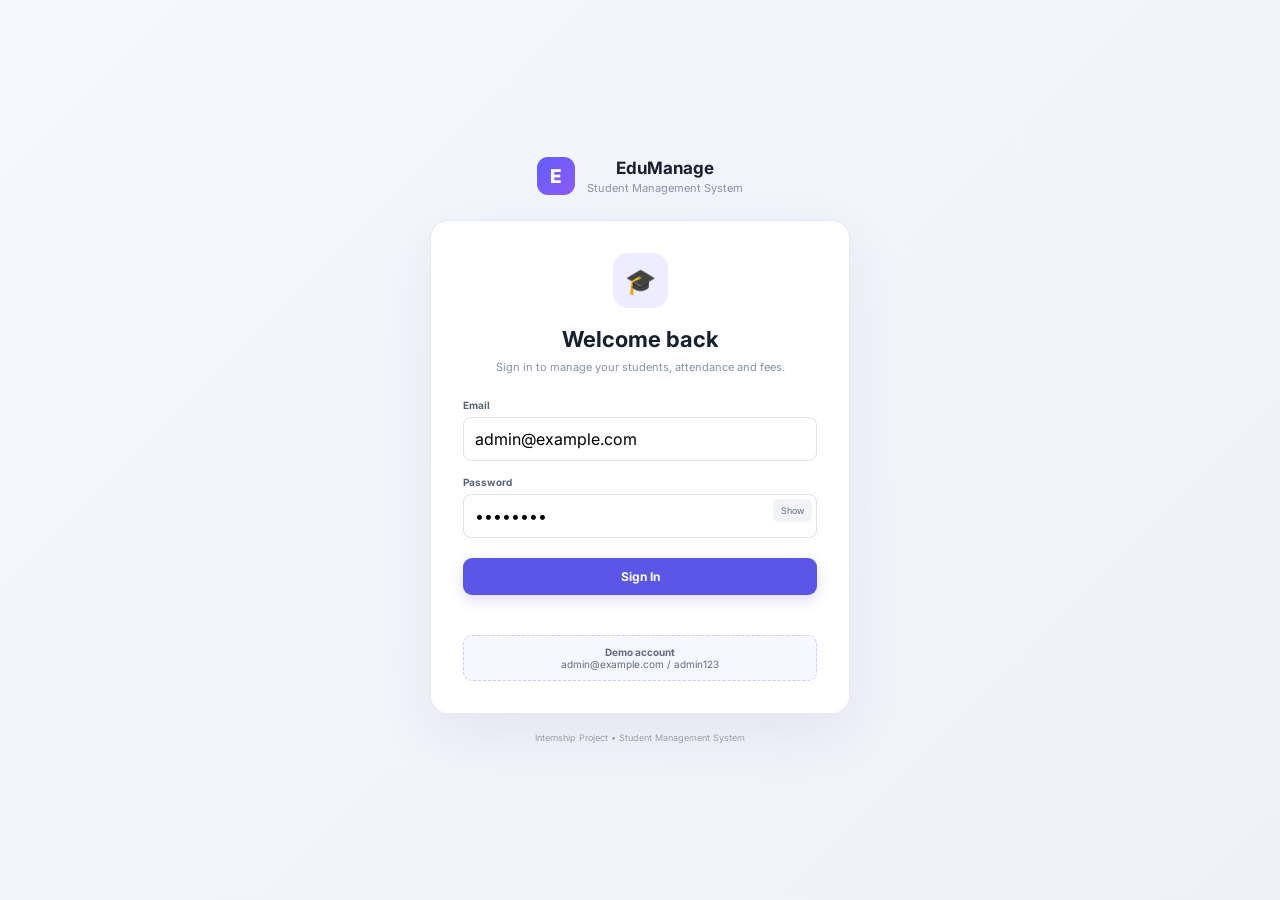
<file: student-management-system/public/login.html>
<!DOCTYPE html>
<html lang="en">
<head>
  <meta charset="UTF-8">
  <meta name="viewport" content="width=device-width, initial-scale=1.0">
  <title>EduManage — Login</title>
  <link rel="preconnect" href="https://fonts.googleapis.com">
  <link href="https://fonts.googleapis.com/css2?family=Inter:wght@400;500;600;700&display=swap" rel="stylesheet">
  <link rel="stylesheet" href="assets/style.css">
</head>
<body class="login-page">
  <div class="login-shell">
    <div class="login-brand">
      <div class="brand-mark">E</div>
      <div>
        <strong>EduManage</strong>
        <span>Student Management System</span>
      </div>
    </div>

    <div class="login-card">
      <div class="login-icon">🎓</div>
      <h1>Welcome back</h1>
      <p>Sign in to manage your students, attendance and fees.</p>

      <form id="loginForm">
        <label>Email</label>
        <input id="email" type="email" value="admin@example.com" required>

        <label>Password</label>
        <div class="password-wrap">
          <input id="password" type="password" value="admin123" required>
          <button type="button" id="togglePassword">Show</button>
        </div>

        <button class="btn btn-primary btn-full" type="submit">Sign In</button>
        <div id="loginMessage" class="form-message"></div>
      </form>

      <div class="demo-note">
        <strong>Demo account</strong><br>
        admin@example.com / admin123
      </div>
    </div>

    <small class="login-footer">Internship Project • Student Management System</small>
  </div>
  <script src="assets/app.js"></script>
</body>
</html>
</file>
<file: student-management-system/public/assets/style.css>
*{box-sizing:border-box}body{margin:0;font-family:Inter,Arial,sans-serif;background:#f5f7fb;color:#18202f}button,input,select,textarea{font:inherit}button{cursor:pointer}.sidebar{position:fixed;left:0;top:0;bottom:0;width:252px;background:#101827;color:#dbe3ef;padding:24px 16px;display:flex;flex-direction:column;z-index:20}.sidebar-brand,.login-brand{display:flex;align-items:center;gap:12px}.sidebar-brand{padding:0 10px 30px}.brand-mark{width:38px;height:38px;border-radius:11px;background:linear-gradient(135deg,#635bff,#8b5cf6);display:grid;place-items:center;color:#fff;font-size:19px;font-weight:800}.sidebar-brand strong,.login-brand strong{display:block;color:#fff;font-size:15px}.sidebar-brand span,.login-brand span{display:block;font-size:11px;color:#8793a7;margin-top:3px}.nav-label{font-size:10px;letter-spacing:1.3px;color:#68758a;padding:15px 12px 8px}.nav-item{display:flex;align-items:center;gap:12px;text-decoration:none;color:#aeb9ca;padding:12px;border-radius:9px;margin:3px 0;font-size:13px}.nav-item:hover{background:#182337;color:#fff}.nav-item.active{background:#5b55e8;color:#fff;box-shadow:0 8px 18px #0002}.sidebar-bottom{margin-top:auto}.mini-user{display:flex;gap:10px;align-items:center;padding:12px;border-top:1px solid #263247}.mini-user strong{font-size:12px;display:block;color:#e9eef6}.mini-user span{font-size:10px;color:#7f8ca1}.avatar{width:34px;height:34px;border-radius:50%;display:grid;place-items:center;background:#e9e8ff;color:#4d46c7;font-weight:700;font-size:12px}.logout-btn{border:0;background:none;color:#9aa7b9;padding:10px 12px;width:100%;text-align:left}.main{margin-left:252px;min-height:100vh}.topbar{height:78px;background:#fff;border-bottom:1px solid #e7eaf0;padding:0 32px;display:flex;align-items:center;justify-content:space-between;position:sticky;top:0;z-index:10}.eyebrow{font-size:9px;letter-spacing:1.5px;color:#8c96a8;font-weight:700}.topbar h2{margin:4px 0 0;font-size:19px}.topbar-actions{display:flex;align-items:center;gap:16px}.search-box{height:38px;background:#f5f6fa;border:1px solid #e6e8ee;border-radius:9px;display:flex;align-items:center;padding:0 11px;gap:8px;color:#9ba4b3}.search-box input{border:0;outline:0;background:transparent;width:190px;font-size:12px}.icon-btn{border:0;background:#f5f6fa;border-radius:9px;width:38px;height:38px;position:relative}.icon-btn i{position:absolute;width:6px;height:6px;background:#ef4444;border:1px solid #fff;border-radius:50%;top:8px;right:8px}.mobile-menu{display:none}.page{display:none;padding:30px 32px}.page.active{display:block}.welcome-row,.section-head{display:flex;justify-content:space-between;align-items:flex-end;margin-bottom:25px}.welcome-row h1,.section-head h1{font-size:25px;margin:0 0 6px}.welcome-row p,.section-head p{margin:0;color:#7b8494;font-size:13px}.btn{border:0;border-radius:9px;padding:11px 17px;font-size:12px;font-weight:700}.btn-primary{background:#5b55e8;color:#fff;box-shadow:0 5px 14px #5b55e833}.btn-light{background:#f0f2f6;color:#505a6a}.btn-full{width:100%;margin-top:20px}.stats-grid{display:grid;grid-template-columns:repeat(4,1fr);gap:16px;margin-bottom:18px}.small-stats{grid-template-columns:repeat(3,1fr)}.stat-card{background:#fff;border:1px solid #e9ebf0;border-radius:13px;padding:19px;display:flex;gap:14px;align-items:center}.stat-icon{width:44px;height:44px;border-radius:12px;display:grid;place-items:center;font-weight:800}.purple{background:#eeedff;color:#5b55e8}.green{background:#e8f8ef;color:#16a05d}.orange{background:#fff2df;color:#e99018}.blue{background:#e7f2ff;color:#3b82f6}.red{background:#feecec;color:#ef4444}.stat-card span{display:block;color:#7f8999;font-size:11px;margin-bottom:5px}.stat-card strong{font-size:22px;display:block}.stat-card small{font-size:9px;color:#8d96a6;margin-top:4px;display:block}.positive{color:#19a463!important}.content-grid{display:grid;grid-template-columns:1.55fr 1fr;gap:18px;margin-bottom:18px}.panel{background:#fff;border:1px solid #e8ebf1;border-radius:13px;margin-bottom:18px;overflow:hidden}.panel-head{display:flex;justify-content:space-between;align-items:center;padding:20px 20px 10px}.panel-head h3{margin:0;font-size:14px}.panel-head p{margin:5px 0 0;color:#9099a8;font-size:10px}.panel-head select,.filters select{border:1px solid #e2e5eb;background:#fff;padding:8px 10px;border-radius:7px;color:#687284;font-size:10px}.chart-wrap{height:250px;padding:10px 20px 20px}.progress-item{padding:15px 20px}.progress-item div:first-child{display:flex;justify-content:space-between;font-size:11px;color:#667184}.progress-item strong{color:#1c2533}.progress{height:7px;background:#eef0f4;border-radius:20px;margin-top:9px;overflow:hidden}.progress i{display:block;height:100%;width:0;background:#5b55e8;border-radius:20px;transition:width .6s}.table-wrap{overflow-x:auto}table{width:100%;border-collapse:collapse;font-size:11px}th{background:#fafbfc;color:#8b94a4;font-weight:600;text-align:left;padding:12px 20px;border-bottom:1px solid #edf0f4}td{padding:13px 20px;border-bottom:1px solid #f0f1f4;color:#566173}tr:last-child td{border-bottom:0}.student-name{display:flex;align-items:center;gap:10px;color:#202938;font-weight:600}.student-avatar{width:32px;height:32px;border-radius:9px;background:#ecebff;color:#5b55e8;display:grid;place-items:center;font-size:10px;font-weight:800}.badge{display:inline-block;padding:5px 8px;border-radius:20px;font-size:9px;font-weight:700}.badge.active{background:#e8f8ef;color:#159a59}.badge.inactive{background:#f0f1f4;color:#747d8b}.action-btn{border:0;background:#f2f3f7;border-radius:6px;padding:6px 8px;font-size:10px;margin-right:4px}.action-btn.delete{color:#e64747}.text-link{color:#5b55e8;text-decoration:none;font-size:11px}.filters{padding:14px;display:flex;gap:10px}.wide{flex:1}.wide input{width:100%}.course-grid{display:grid;grid-template-columns:repeat(2,1fr);gap:18px}.course-card{background:#fff;border:1px solid #e8ebf1;border-radius:13px;padding:22px}.course-icon{font-size:25px;margin-bottom:16px}.course-card h3{font-size:15px;margin:0 0 7px}.course-card span{font-size:11px;color:#8b94a4}.course-bottom{display:flex;justify-content:space-between;border-top:1px solid #edf0f4;margin-top:20px;padding-top:15px}.course-bottom strong,.course-bottom em{font-size:10px;font-style:normal}.course-bottom em{color:#5b55e8}.empty-state{text-align:center;padding:70px 20px;color:#7e8796}.empty-state>div{width:55px;height:55px;border-radius:16px;background:#eeedff;color:#5b55e8;display:grid;place-items:center;margin:0 auto 14px;font-size:23px;font-weight:800}.empty-state h3{color:#293242;margin:0 0 7px}.empty-state p{font-size:11px;margin:0}.report-list>div{display:flex;align-items:center;padding:18px 20px;border-bottom:1px solid #edf0f4;gap:15px}.report-list strong{font-size:12px;width:220px}.report-list span{font-size:10px;color:#8a93a2;flex:1}.report-list button{border:0;background:#eeedff;color:#5b55e8;border-radius:7px;padding:7px 12px;font-size:10px}.settings-card{padding:25px}.settings-card p{font-size:12px;color:#697486}.modal-backdrop{display:none;position:fixed;inset:0;background:#11182788;z-index:50;align-items:center;justify-content:center;padding:20px}.modal-backdrop.show{display:flex}.modal{width:min(680px,100%);background:#fff;border-radius:15px;box-shadow:0 25px 70px #0003;max-height:90vh;overflow:auto}.modal-head{display:flex;justify-content:space-between;padding:23px;border-bottom:1px solid #edf0f4}.modal-head h2{margin:0;font-size:17px}.modal-head p{margin:5px 0 0;font-size:10px;color:#8b94a4}.close-btn{border:0;background:#f1f2f5;width:32px;height:32px;border-radius:8px;font-size:20px;color:#657083}.form-grid{padding:23px;display:grid;grid-template-columns:1fr 1fr;gap:15px}.form-grid label{display:block;font-size:10px;font-weight:700;color:#596476;margin-bottom:6px}.form-grid input,.form-grid select,.form-grid textarea{width:100%;border:1px solid #dfe3e9;border-radius:8px;padding:10px 11px;outline:none;font-size:11px;background:#fff}.form-grid input:focus,.form-grid select:focus,.form-grid textarea:focus{border-color:#5b55e8;box-shadow:0 0 0 3px #5b55e815}.full{grid-column:1/-1}.modal-actions{display:flex;justify-content:flex-end;gap:8px;margin-top:5px}.toast{position:fixed;right:25px;bottom:25px;background:#172033;color:#fff;padding:12px 16px;border-radius:9px;font-size:11px;opacity:0;transform:translateY(10px);transition:.25s;z-index:100}.toast.show{opacity:1;transform:none}.login-page{min-height:100vh;background:linear-gradient(135deg,#f6f7ff,#eef2f8);display:grid;place-items:center}.login-shell{width:min(420px,92%);text-align:center}.login-brand{justify-content:center;margin-bottom:25px}.login-brand strong{color:#18202f;font-size:17px}.login-card{background:#fff;border:1px solid #e7eaf0;border-radius:18px;padding:32px;text-align:left;box-shadow:0 20px 60px #25304712}.login-icon{width:55px;height:55px;border-radius:15px;background:#eeedff;display:grid;place-items:center;margin:0 auto 18px;font-size:25px}.login-card h1{text-align:center;margin:0;font-size:22px}.login-card>p{text-align:center;color:#8791a1;font-size:11px;margin:8px 0 25px}.login-card label{display:block;font-size:10px;font-weight:700;margin:15px 0 6px;color:#596476}.login-card input{width:100%;border:1px solid #dfe3e9;border-radius:8px;padding:11px;outline:0}.password-wrap{position:relative}.password-wrap input{padding-right:55px}.password-wrap button{position:absolute;right:5px;top:5px;border:0;background:#f2f3f6;border-radius:6px;padding:6px 8px;font-size:9px;color:#667184}.form-message{font-size:10px;color:#ef4444;text-align:center;margin-top:10px;min-height:15px}.demo-note{background:#f7f7ff;border:1px dashed #cbc9fa;border-radius:9px;padding:10px;text-align:center;font-size:10px;color:#626c7c;margin-top:15px}.login-footer{display:block;color:#98a0ad;margin-top:18px;font-size:9px}@media(max-width:950px){.sidebar{width:220px}.main{margin-left:220px}.stats-grid{grid-template-columns:1fr 1fr}.content-grid{grid-template-columns:1fr}}@media(max-width:720px){.sidebar{transform:translateX(-100%);transition:.25s}.sidebar.open{transform:none}.main{margin-left:0}.topbar{padding:0 18px}.mobile-menu{display:block;border:0;background:#f2f3f7;border-radius:8px;width:36px;height:36px;margin-right:10px}.topbar>div:first-of-type{display:flex;align-items:center}.topbar-actions .search-box{display:none}.page{padding:22px 17px}.welcome-row,.section-head{align-items:flex-start;gap:15px;flex-direction:column}.stats-grid,.course-grid{grid-template-columns:1fr}.form-grid{grid-template-columns:1fr}.full{grid-column:auto}.filters{flex-direction:column}.wide{width:100%}.report-list>div{align-items:flex-start;flex-direction:column}.report-list strong{width:auto}}@media print{.sidebar,.topbar,.btn,.filters{display:none!important}.main{margin:0}.page{display:none!important}.page#reports{display:block!important}.panel{box-shadow:none}.report-list button{display:none}}
</file>
